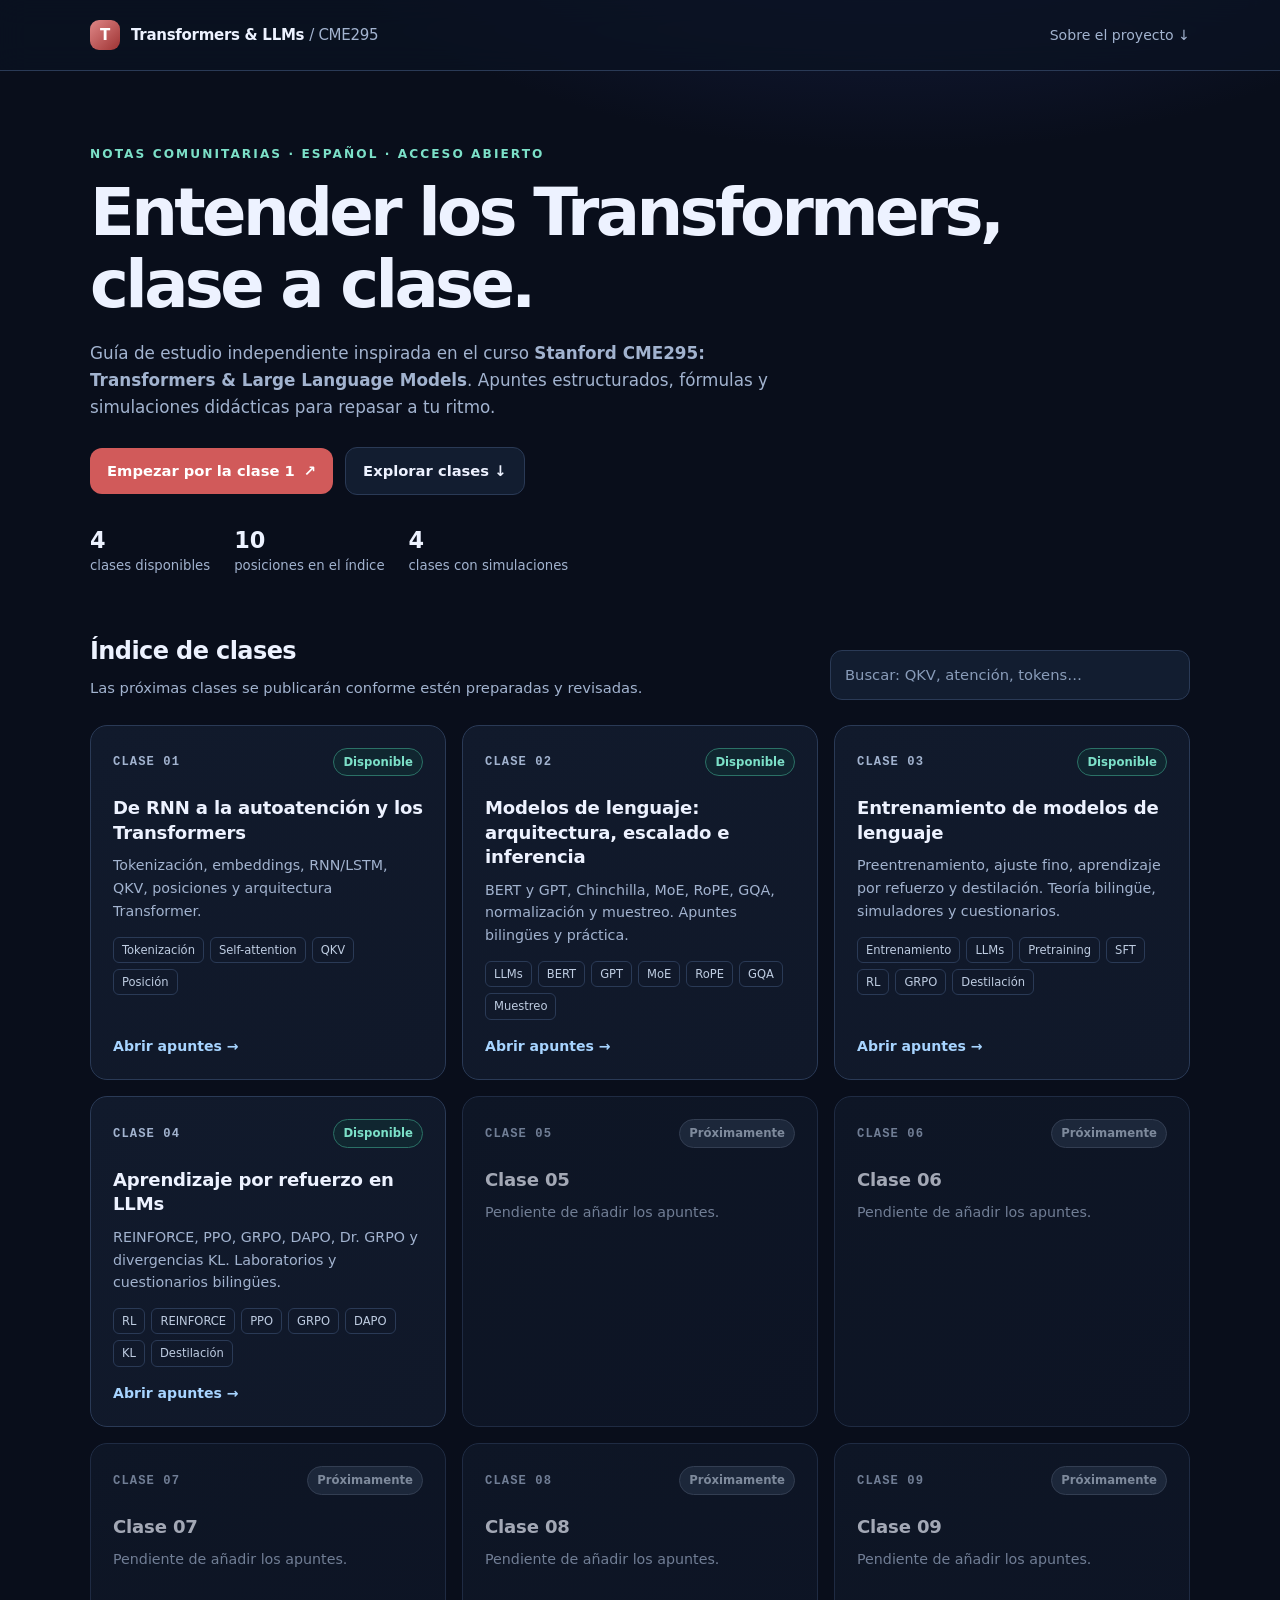
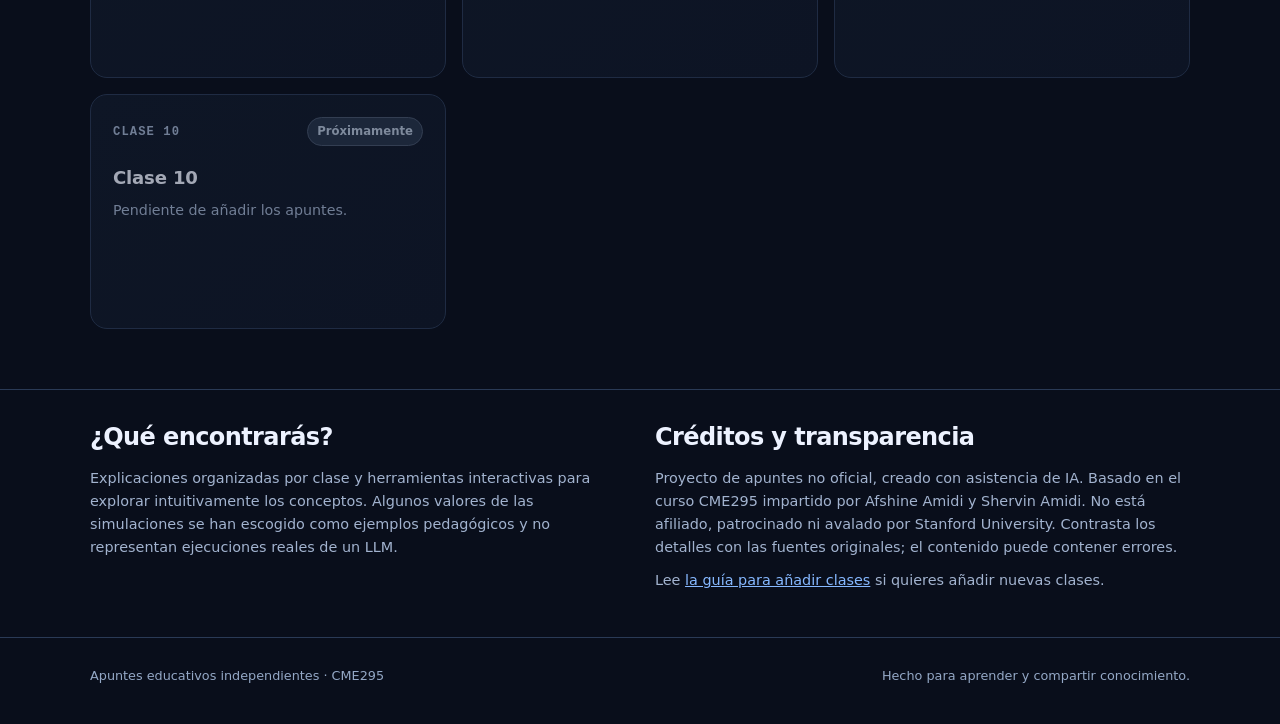
<file: index.html>
<!doctype html>
<html lang="es">
<head>
  <meta charset="utf-8">
  <meta name="viewport" content="width=device-width, initial-scale=1">
  <meta name="description" content="Apuntes comunitarios e interactivos en español del curso Stanford CME295 sobre Transformers y Large Language Models.">
  <meta name="theme-color" content="#090e1b">
  <title>Transformers & LLMs | Apuntes interactivos · CME295</title>
  <link rel="stylesheet" href="assets/site.css">
  <script src="data/clases.js" defer></script>
  <script src="assets/site.js" defer></script>
</head>
<body>
  <header class="site-header">
    <div class="wrap header-row">
      <a class="brand" href="index.html" aria-label="Ir al inicio"><span class="mark" aria-hidden="true">T</span><span>Transformers & LLMs <span style="color:#a2b3cf;font-weight:500">/ CME295</span></span></a>
      <a class="header-link" href="#sobre-el-proyecto">Sobre el proyecto ↓</a>
    </div>
  </header>
  <main>
    <section class="hero wrap" aria-labelledby="titulo">
      <p class="eyebrow">Notas comunitarias · Español · Acceso abierto</p>
      <h1 id="titulo">Entender los Transformers, clase a clase.</h1>
      <p class="lead">Guía de estudio independiente inspirada en el curso <strong>Stanford CME295: Transformers & Large Language Models</strong>. Apuntes estructurados, fórmulas y simulaciones didácticas para repasar a tu ritmo.</p>
      <div class="hero-actions">
        <a class="primary-link" href="clases/clase-01.html">Empezar por la clase 1 <span aria-hidden="true">↗</span></a>
        <a class="secondary-link" href="#clases">Explorar clases ↓</a>
      </div>
      <div class="stats" aria-label="Estado del proyecto">
        <div class="stat"><strong id="published-count">1</strong><span>clases disponibles</span></div>
        <div class="stat"><strong id="total-count">10</strong><span>posiciones en el índice</span></div>
        <div class="stat"><strong id="lab-count">1</strong><span>clases con simulaciones</span></div>
      </div>
    </section>
    <section class="wrap" id="clases" aria-labelledby="titulo-clases">
      <div class="section-heading">
        <div><h2 id="titulo-clases">Índice de clases</h2><p class="subtext">Las próximas clases se publicarán conforme estén preparadas y revisadas.</p></div>
        <input type="search" id="search" class="search" placeholder="Buscar: QKV, atención, tokens…" aria-label="Buscar clase o tema">
      </div>
      <div class="grid" id="cards"><p>Cargando índice de clases…</p></div>
      <p class="empty" id="empty" hidden>No se encontraron clases para esa búsqueda.</p>
      <noscript><p>Activa JavaScript para consultar el índice, o <a href="clases/clase-01.html">abre la clase 1</a>.</p></noscript>
    </section>
    <section id="sobre-el-proyecto" class="about">
      <div class="wrap about-grid">
        <div><h2>¿Qué encontrarás?</h2><p>Explicaciones organizadas por clase y herramientas interactivas para explorar intuitivamente los conceptos. Algunos valores de las simulaciones se han escogido como ejemplos pedagógicos y no representan ejecuciones reales de un LLM.</p></div>
        <div><h2>Créditos y transparencia</h2><p>Proyecto de apuntes no oficial, creado con asistencia de IA. Basado en el curso CME295 impartido por Afshine Amidi y Shervin Amidi. No está afiliado, patrocinado ni avalado por Stanford University. Contrasta los detalles con las fuentes originales; el contenido puede contener errores.</p><p>Lee <a href="guia.html">la guía para añadir clases</a> si quieres añadir nuevas clases.</p></div>
      </div>
    </section>
  </main>
  <footer><div class="wrap"><span>Apuntes educativos independientes · CME295</span><span>Hecho para aprender y compartir conocimiento.</span></div></footer>
</body>
</html>
</file>
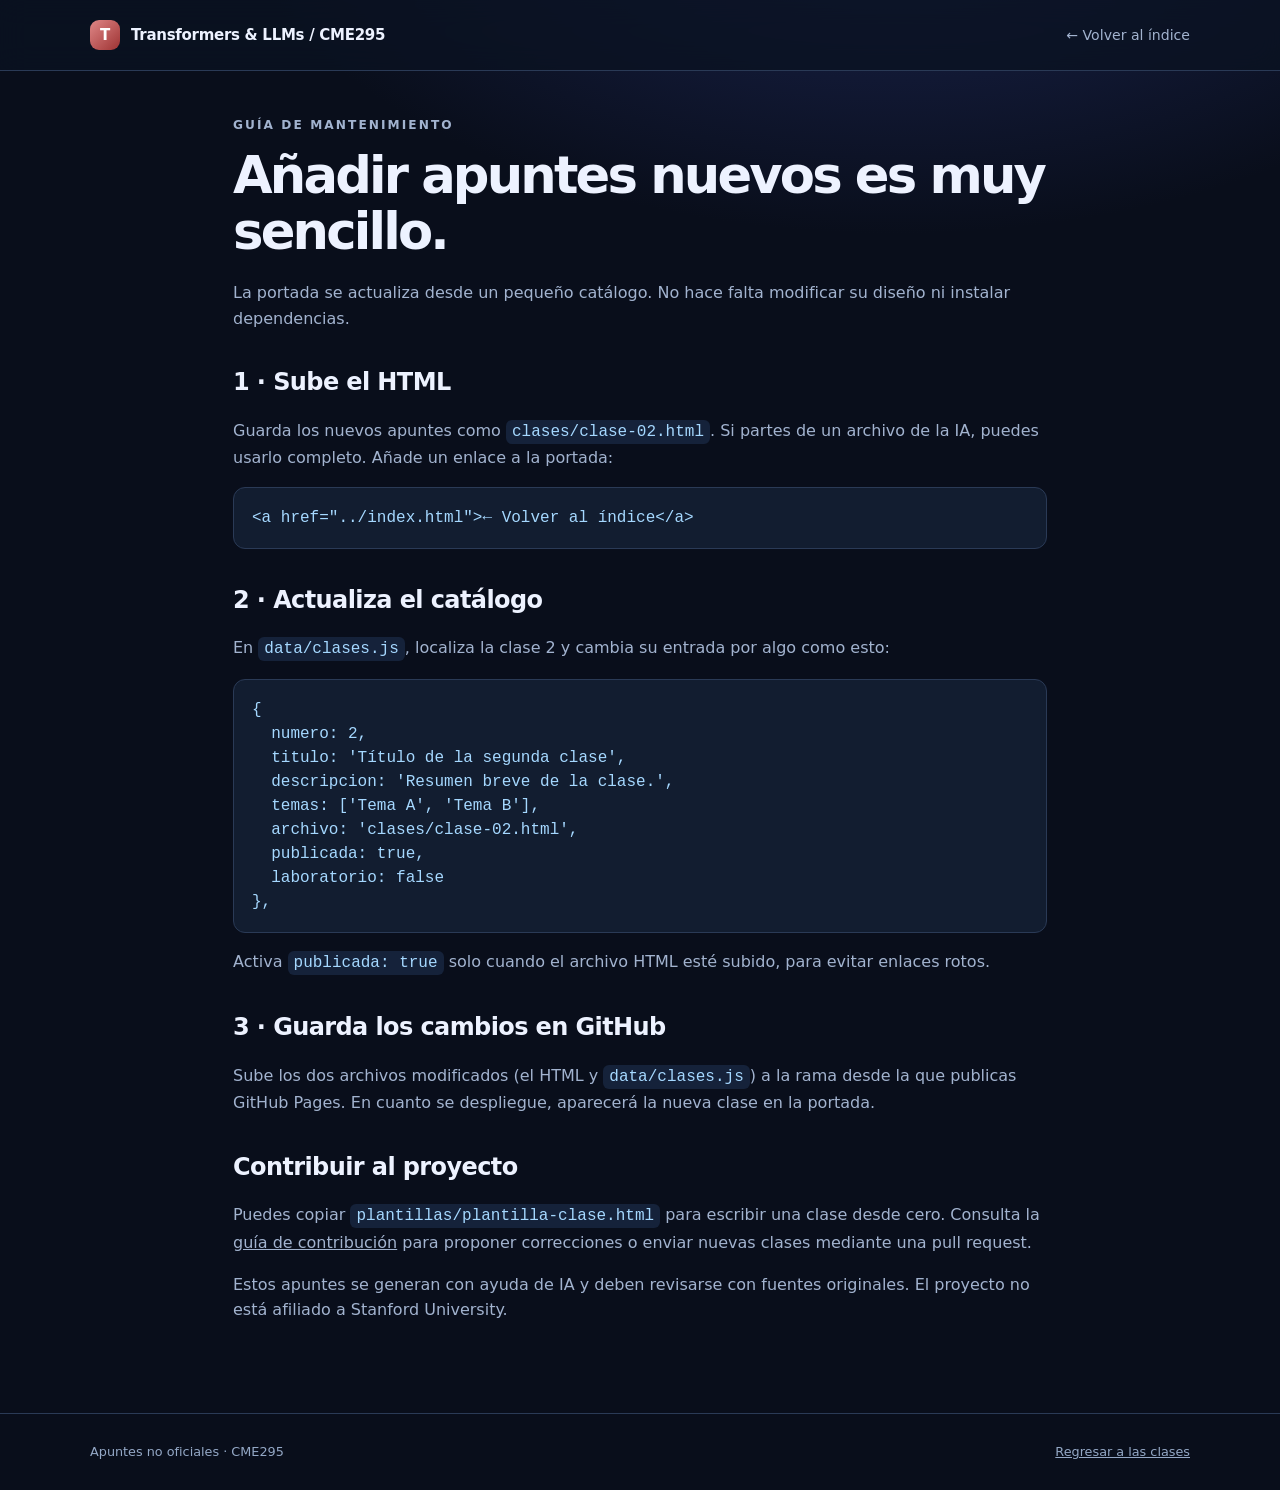
<file: guia.html>
<!doctype html>
<html lang="es">
<head>
  <meta charset="utf-8">
  <meta name="viewport" content="width=device-width, initial-scale=1">
  <title>Guía para añadir clases · CME295</title>
  <link rel="stylesheet" href="assets/site.css">
  <style>
    .guide {max-width:850px;margin:45px auto 90px;padding:0 18px}
    .guide h1 {font-size:clamp(2rem,4vw,3.2rem)}
    .guide h2 {margin:32px 0 12px}
    .guide p,.guide li {color:var(--muted)}
    .guide li {margin-bottom:12px}
    .guide code {font-family:ui-monospace,Consolas,monospace;color:#a5d8ff;background:#15223a;padding:3px 6px;border-radius:6px}
    .guide pre {overflow:auto;padding:18px;border:1px solid var(--line);border-radius:12px;background:#121d30;line-height:1.5}
    .guide pre code {background:none;padding:0}
  </style>
</head>
<body>
<header class="site-header"><div class="wrap header-row"><a class="brand" href="index.html"><span class="mark">T</span><span>Transformers & LLMs / CME295</span></a><a class="header-link" href="index.html">← Volver al índice</a></div></header>
<main class="guide">
  <p class="eyebrow">Guía de mantenimiento</p>
  <h1>Añadir apuntes nuevos es muy sencillo.</h1>
  <p>La portada se actualiza desde un pequeño catálogo. No hace falta modificar su diseño ni instalar dependencias.</p>
  <h2>1 · Sube el HTML</h2>
  <p>Guarda los nuevos apuntes como <code>clases/clase-02.html</code>. Si partes de un archivo de la IA, puedes usarlo completo. Añade un enlace a la portada:</p>
  <pre><code>&lt;a href="../index.html"&gt;← Volver al índice&lt;/a&gt;</code></pre>
  <h2>2 · Actualiza el catálogo</h2>
  <p>En <code>data/clases.js</code>, localiza la clase 2 y cambia su entrada por algo como esto:</p>
  <pre><code>{
  numero: 2,
  titulo: 'Título de la segunda clase',
  descripcion: 'Resumen breve de la clase.',
  temas: ['Tema A', 'Tema B'],
  archivo: 'clases/clase-02.html',
  publicada: true,
  laboratorio: false
},</code></pre>
  <p>Activa <code>publicada: true</code> solo cuando el archivo HTML esté subido, para evitar enlaces rotos.</p>
  <h2>3 · Guarda los cambios en GitHub</h2>
  <p>Sube los dos archivos modificados (el HTML y <code>data/clases.js</code>) a la rama desde la que publicas GitHub Pages. En cuanto se despliegue, aparecerá la nueva clase en la portada.</p>
  <h2>Contribuir al proyecto</h2>
  <p>Puedes copiar <code>plantillas/plantilla-clase.html</code> para escribir una clase desde cero. Consulta la <a href="https://github.com/Jfenic/stanford-cme295-interactive-notes/blob/main/CONTRIBUTING.md">guía de contribución</a> para proponer correcciones o enviar nuevas clases mediante una pull request.</p>
  <p>Estos apuntes se generan con ayuda de IA y deben revisarse con fuentes originales. El proyecto no está afiliado a Stanford University.</p>
</main>
<footer><div class="wrap"><span>Apuntes no oficiales · CME295</span><a href="index.html">Regresar a las clases</a></div></footer>
</body>
</html>
</file>
<file: assets/site.css>
/* Portada independiente: no necesita framework ni proceso de compilación */
:root { color-scheme: dark; --bg:#090e1b; --surface:#111a2c; --surface2:#172239; --line:#2a3a56; --text:#edf2ff; --muted:#a2b3cf; --blue:#86b8ff; --teal:#7ce0c8; --red:#df7070 }
* { box-sizing:border-box }
html { scroll-behavior: smooth }
body { margin:0; background:radial-gradient(850px 480px at 70% -10%,#1d2757 0%, transparent 80%),var(--bg); color:var(--text); font-family:Inter,ui-sans-serif,system-ui,-apple-system,BlinkMacSystemFont,'Segoe UI',sans-serif; line-height:1.6 }
a { color:inherit }
a:focus-visible, button:focus-visible, input:focus-visible { outline:3px solid var(--teal); outline-offset:4px }
.wrap { width:min(1100px, calc(100% - 36px)); margin-inline:auto }
.site-header { border-bottom:1px solid var(--line); background:#0b1322c9; backdrop-filter:blur(14px); position:sticky;top:0;z-index:10 }
.header-row { display:flex;align-items:center;justify-content:space-between;gap:12px;min-height:70px }
.brand { text-decoration:none;display:flex;align-items:center;gap:11px;min-width:0 }
.mark { height:30px;width:30px;border-radius:9px;background:linear-gradient(135deg,#df8787,#9e3333);display:grid;place-items:center;font-weight:800;color:#fff;font-size:15px }
.brand span:last-child { font-size:.94rem;font-weight:730;letter-spacing:-.02em }
.header-link { color:var(--muted);text-decoration:none;font-size:.88rem }
.header-link:hover { color:var(--text) }
.hero { padding:74px 0 54px }
.eyebrow { font-size:.76rem;letter-spacing:.17em;font-weight:750;text-transform:uppercase;color:var(--teal);margin:0 0 13px }
h1 { font-size:clamp(2.1rem,6vw,4.1rem);line-height:1.09;max-width:950px;letter-spacing:-.055em;margin:0 0 20px }
.lead { color:var(--muted);font-size:1.05rem;max-width:740px;margin:0 0 26px }
.hero-actions { display:flex;align-items:center;flex-wrap:wrap;gap:12px }
.primary-link,.secondary-link { text-decoration:none;border-radius:12px;padding:11px 17px;font-size:.92rem;font-weight:750;display:inline-flex;align-items:center;gap:9px }
.primary-link { background:#d15a5a;color:white }
.primary-link:hover { background:#e07070 }
.secondary-link { border:1px solid var(--line);color:var(--text);background:#121d30 }
.secondary-link:hover { border-color:#7185a5 }
.stats { display:flex;gap:24px;flex-wrap:wrap;margin:33px 0 0 }
.stat strong {font-size:1.4rem;display:block;line-height:1.1}
.stat span { font-size:.83rem;color:var(--muted) }
.section-heading {display:flex;justify-content:space-between;gap:14px;align-items:flex-end;flex-wrap:wrap;margin-bottom:17px}
h2 { font-size:1.5rem;letter-spacing:-.025em;margin:0 }
.subtext { color:var(--muted);margin:6px 0 0;font-size:.92rem }
.search {width:min(360px,100%);border:1px solid var(--line);border-radius:12px;padding:12px 14px;background:#121d30;color:var(--text);font:inherit;font-size:.92rem }
.search::placeholder {color:#899cb9}
.grid {display:grid;grid-template-columns:repeat(auto-fill,minmax(280px,1fr));gap:16px;margin:25px 0 60px}
.lesson {background:linear-gradient(145deg,var(--surface),#101829);border:1px solid var(--line);padding:22px;border-radius:17px;display:flex;flex-direction:column;min-height:235px;transition:border-color .2s,transform .2s}
.lesson.available:hover{border-color:#7793b7;transform:translateY(-3px)}
.lesson .top {display:flex;justify-content:space-between;gap:10px;align-items:center;margin-bottom:20px}
.lesson .number{font:750 .76rem ui-monospace,Consolas,monospace;letter-spacing:.09em;color:var(--muted)}
.pill {padding:4px 9px;border-radius:20px;font-size:.73rem;font-weight:750;border:1px solid #2b7166;color:var(--teal);background:#124a4045;white-space:nowrap}
.pill.pending {border-color:#47556c;background:#25334a;color:#b6c5d9}
.lesson h3{font-size:1.13rem;line-height:1.35;letter-spacing:-.01em;margin:0 0 9px}
.lesson p{color:var(--muted);font-size:.89rem;margin:0 0 14px}
.tags{display:flex;flex-wrap:wrap;gap:6px;margin-bottom:15px}
.tags span{padding:3px 8px;border-radius:6px;border:1px solid var(--line);color:#becce1;font-size:.72rem}
.open-lesson {margin-top:auto;color:#a7d4ff;font-weight:750;font-size:.88rem;text-decoration:none}
.open-lesson:hover {text-decoration:underline}
.lesson:not(.available){opacity:.68}
.empty{color:var(--muted);padding:32px 0}
.about{border-top:1px solid var(--line);padding:28px 0 35px}
.about-grid {display:grid;grid-template-columns:1fr 1fr;gap:30px}
.about p {color:var(--muted);font-size:.9rem;margin:10px 0}
.about a {color:var(--blue)}
footer{padding:28px 0 38px;border-top:1px solid var(--line);color:#94a8c6;font-size:.8rem}
footer .wrap{display:flex;justify-content:space-between;gap:16px;flex-wrap:wrap}
@media(max-width:650px){.hero{padding:50px 0 34px}.about-grid{grid-template-columns:1fr}.header-link{font-size:.8rem}.stats{gap:22px}.grid{grid-template-columns:1fr}}
@media(prefers-reduced-motion:reduce){*{scroll-behavior:auto!important;transition:none!important}}
</file>
